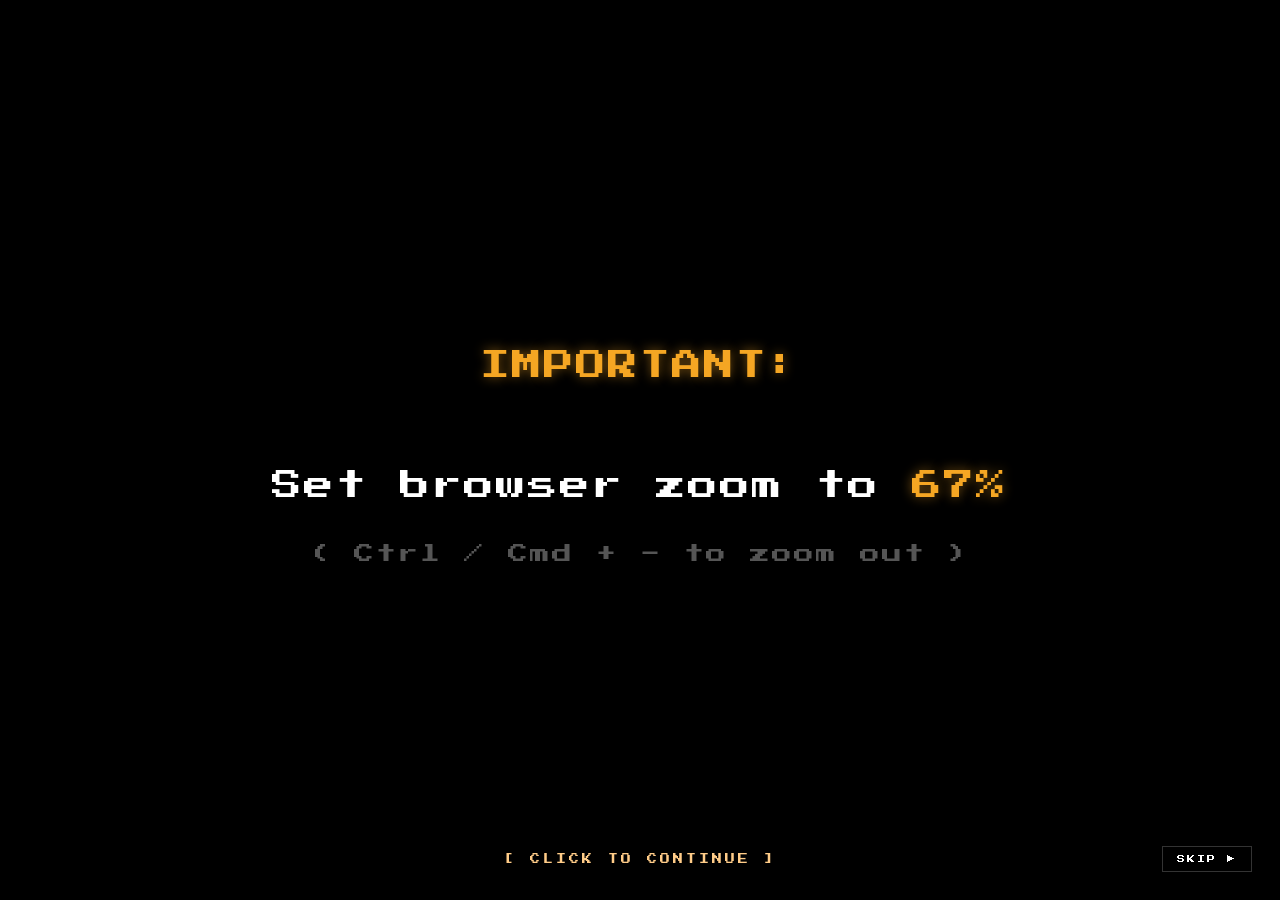
<file: index.html>
<!DOCTYPE html>
<html lang="en">
<head>
  <meta charset="UTF-8">
  <meta name="viewport" content="width=device-width, initial-scale=1.0">
  <title>BETTER THAN YESTERDAY</title>
  <link href="https://fonts.googleapis.com/css2?family=Press+Start+2P&display=swap" rel="stylesheet">
  <style>
    * { margin: 0; padding: 0; box-sizing: border-box; }

    body {
      background: #000;
      font-family: 'Press Start 2P', monospace;
      height: 100vh;
      overflow: hidden;
      cursor: pointer;
    }

    #splash-container {
      position: relative;
      width: 100vw;
      height: 100vh;
      background: #000;
      display: flex;
      align-items: center;
      justify-content: center;
    }

    .splash-card {
      position: absolute;
      inset: 0;
      display: flex;
      flex-direction: column;
      align-items: center;
      justify-content: center;
      gap: 20px;
      opacity: 0;
      transition: opacity 0.6s ease;
      text-align: center;
      padding: 60px 80px;
    }

    .splash-card.active { opacity: 1; }

    .manifesto-card {
      background: #000;
      flex-direction: column;
      justify-content: center;
      gap: 28px;
      padding: 60px 120px;
    }

    .manifesto-quote {
      font-size: 18px;
      color: #888;
      line-height: 2.2;
      letter-spacing: 1px;
      font-style: italic;
    }

    .manifesto-quote .attribution {
      display: block;
      margin-top: 12px;
      color: #555;
      font-size: 10px;
      letter-spacing: 2px;
      font-style: normal;
    }

    .manifesto-body {
      font-size: 14px;
      color: #ccc;
      line-height: 2.4;
      letter-spacing: 1px;
      max-width: 1100px;
      text-align: left;
    }

    .manifesto-body .highlight { color: #f5a623; }

    .manifesto-body .citation {
      color: #555;
      font-size: 11px;
    }

    .manifesto-divider {
      width: 60px;
      height: 1px;
      background: #333;
    }

    .manifesto-big {
      font-size: 20px;
      color: #fff;
      line-height: 2;
      letter-spacing: 2px;
    }

    .manifesto-big .gold {
      color: #f5a623;
      text-shadow: 0 0 12px rgba(245,166,35,0.5);
    }

    .inspired-by {
      font-size: 11px;
      color: #666;
      letter-spacing: 5px;
    }

    .game-title {
      font-size: 32px;
      color: #fff;
      letter-spacing: 4px;
      text-shadow:
        0 0 10px rgba(255,140,0,0.6),
        3px 3px 0 #000;
    }

    .game-year {
      font-size: 9px;
      color: #444;
      letter-spacing: 3px;
    }

    .pixel-line {
      width: 80px;
      height: 2px;
      background: #333;
    }

    #click-prompt {
      position: fixed;
      bottom: 36px;
      left: 50%;
      transform: translateX(-50%);
      pointer-events: none;
      font-size: 10px;
      color: #ffcc88;
      letter-spacing: 3px;
      animation: blink 1.2s step-end infinite;
      white-space: nowrap;
      z-index: 10;
      opacity: 0;
      transition: opacity 0.5s ease;
    }

    #click-prompt.visible { opacity: 1; }

    #title-screen {
      position: absolute;
      inset: 0;
      background-image: url('images/backgrounds/homeScreen.jpg');
      background-size: cover;
      background-position: center;
      opacity: 0;
      transition: opacity 1s ease;
      display: flex;
      flex-direction: column;
      align-items: center;
      justify-content: flex-start;
      padding-top: 80px;
      pointer-events: none;
    }

    #title-screen::before {
      content: '';
      position: absolute;
      inset: 0;
      background: rgba(0,0,0,0.22);
    }

    #title-screen.active {
      opacity: 1;
      pointer-events: all;
    }

    .title-content {
      position: relative;
      z-index: 2;
      text-align: center;
      display: flex;
      flex-direction: column;
      align-items: center;
      gap: 16px;
    }

    .main-title {
      font-size: 72px;
      line-height: 1.15;
      letter-spacing: 6px;
      color: #fff;
      text-shadow:
        0 0 8px #ff8000,
        0 0 24px #ff6000,
        4px 4px 0 #000,
        -2px -2px 0 #000,
        2px -2px 0 #000,
        -2px 2px 0 #000;
    }

    .main-title span {
      color: #ff8c00;
      text-shadow:
        0 0 8px #ff4000,
        0 0 30px #ff2000,
        4px 4px 0 #000,
        -2px -2px 0 #000,
        2px -2px 0 #000,
        -2px 2px 0 #000;
    }

    .title-divider {
      width: 180px;
      height: 3px;
      background: linear-gradient(90deg, transparent, #ff8000, transparent);
      opacity: 0.8;
    }

    .press-start {
      position: fixed;
      bottom: 40px;
      left: 50%;
      transform: translateX(-50%);
      font-size: 11px;
      color: #ffcc88;
      letter-spacing: 3px;
      animation: blink 1.1s step-end infinite;
      text-shadow: 0 0 8px #ff8000;
      white-space: nowrap;
      z-index: 10;
      opacity: 0;
      transition: opacity 0.5s ease;
    }

    .press-start.visible { opacity: 1; }

    @keyframes blink {
      0%, 100% { opacity: 1; }
      50% { opacity: 0; }
    }

    #skip-btn {
      position: fixed;
      bottom: 28px;
      right: 28px;
      font-family: 'Press Start 2P', monospace;
      font-size: 8px;
      color: #fff;
      background: none;
      border: 1px solid #333;
      padding: 8px 14px;
      cursor: pointer;
      transition: color 0.2s, border-color 0.2s;
      z-index: 100;
      letter-spacing: 2px;
    }

    #skip-btn:hover { color: #aaa; border-color: #666; }
  </style>
</head>
<body>

<!-- MUSIC -->
<audio id="bgm" loop>
  <source src="audio/Jimmy_Fontanez_Dub_Hub.mp3" type="audio/mpeg">
</audio>

<div id="splash-container" onclick="handleClick()">

  <!-- PHASE 1: MANIFESTO -->

  <div class="splash-card manifesto-card active" id="card-m-1">
    <p class="manifesto-big" style="color:#fff;font-size:30px;"><span class="gold">IMPORTANT:</span><br><br>Set browser zoom to <span class="gold">67%</span></p>
    <p style="font-size:20px;color:#555;letter-spacing:2px;">( Ctrl / Cmd + - to zoom out )</p>
  </div>

    <div class="splash-card manifesto-card" id="card-m0">
    <p class="manifesto-quote">
      "Find a job you enjoy doing, and you will never have to work a day in your life."
      <span class="attribution">- Mark Twain</span>
    </p>
    <div class="manifesto-divider"></div>
    <p class="manifesto-big">What happens if you don't even enjoy <span class="gold">life?</span></p>
  </div>

  <div class="splash-card manifesto-card" id="card-m1">
    <p class="manifesto-body">
      Reality is broken.<br><br>
      It's depressing, unproductive, disconnected.<br>
      Pointless, isolating, unsustainable.<br><br>
      It offers little feedback, little reward,<br>
      and little reason to try.
      <br><br>
      <span class="citation">(McGonigal, 2011)</span>
    </p>
    <div class="manifesto-divider"></div>
    <p class="manifesto-body">
      Games have always offered an escape from this<br><br>
      A life of <span class="highlight">YOUR</span> choosing,<br>
      where <span class="highlight">YOUR</span> actions visibly matter,<br>
      where <span class="highlight">YOU</span> are part of something greater.<br><br>
      ...
    </p>
  </div>

  <div class="splash-card manifesto-card" id="card-m2" style="display:none"></div>

  <div class="splash-card manifesto-card" id="card-m3">
    <p class="manifesto-big">But what if games could be<br><span class="gold">more than an escape?</span></p>
    <div class="manifesto-divider"></div>
    <p class="manifesto-body">
      What if your everyday actions fed directly into another world giving you immediate feedback, 
      rewarding your effort, making you the hero of your own adventure?<br><br>
      <span class="citation">"they fill our real lives with positive emotions,<br>
      positive activity, positive experiences<br>
      and positive strength."</span>
      <br><br>
      <span class="citation">(McGonigal, 2011)</span>
    </p>
  </div>

  <div class="splash-card manifesto-card" id="card-m4">
    <p class="manifesto-big"><span class="gold">To be better than yesterday.</span></p>
  </div>

  <!-- PHASE 2: INSPIRATION -->

  <div class="splash-card" id="card-i0">
    <p class="inspired-by">Inspired by</p>
    <p class="game-title">ROGUE</p>
    <div class="pixel-line"></div>
    <p class="game-year">1980</p>
  </div>

  <div class="splash-card" id="card-i1">
    <p class="inspired-by">Inspired by</p>
    <p class="game-title">SLAY THE SPIRE</p>
    <div class="pixel-line"></div>
    <p class="game-year">2019</p>
  </div>

  <div class="splash-card" id="card-i2">
    <p class="inspired-by">Inspired by</p>
    <p class="game-title">HABITICA</p>
    <div class="pixel-line"></div>
    <p class="game-year">2013</p>
  </div>

  <!-- TITLE SCREEN -->
  <div id="title-screen">
    <div class="title-content">
      <div class="title-divider"></div>
      <h1 class="main-title">BETTER THAN<br><span>YESTERDAY</span></h1>
      <div class="title-divider"></div>
      <p style="font-size:15px;color:#ffcc88;letter-spacing:4px;margin-top:80px;">Made by He Zhe Zeng | 1425871</p>
    </div>
  </div>

</div>

<p id="click-prompt">[ CLICK TO CONTINUE ]</p>
<p class="press-start" id="press-start" style="display:none">[ CLICK ANYWHERE TO BEGIN ]</p>
<button id="skip-btn" onclick="event.stopPropagation(); skipToTitle()">SKIP ▶</button>

<script>
  const manifestoCards = ['card-m-1','card-m0','card-m1','card-m3','card-m4'];
  const inspirationCards = ['card-i0','card-i1','card-i2'];

  let phase = 'manifesto';
  let manifestoIndex = 0;
  let inspirationIndex = 0;
  let autoTimer;

  const bgm = document.getElementById('bgm');
  bgm.volume = 0.5;

  // Music on first click
  let musicStarted = false;
  function tryStartMusic() {
    if (!musicStarted) {
      bgm.play().catch(() => {});
      musicStarted = true;
    }
  }

  // Save timestamp so other pages can resume seamlessly
  function saveAudioTime() {
    localStorage.setItem('dubhub_time', bgm.currentTime);
  }

  function showCard(id) {
    [...manifestoCards, ...inspirationCards].forEach(cid => {
      document.getElementById(cid).classList.remove('active');
    });
    document.getElementById(id).classList.add('active');
  }

  function startManifesto() {
    phase = 'manifesto';
    manifestoIndex = 0;
    showCard(manifestoCards[0]);
    document.getElementById('click-prompt').classList.add('visible');
  }

  function startInspiration() {
    phase = 'inspiration';
    inspirationIndex = 0;
    document.getElementById('click-prompt').classList.remove('visible');
    showCard(inspirationCards[0]);
    autoTimer = setTimeout(nextInspiration, 2200);
  }

  function nextInspiration() {
    inspirationIndex++;
    if (inspirationIndex < inspirationCards.length) {
      showCard(inspirationCards[inspirationIndex]);
      autoTimer = setTimeout(nextInspiration, 2200);
    } else {
      showTitle();
    }
  }

  function showTitle() {
    phase = 'title';
    [...manifestoCards, ...inspirationCards].forEach(cid => {
      document.getElementById(cid).classList.remove('active');
    });
    document.getElementById('title-screen').classList.add('active');
    document.getElementById('skip-btn').style.display = 'none';
    document.getElementById('click-prompt').classList.remove('visible');
    document.getElementById('click-prompt').style.display = 'none'; 
    setTimeout(() => {
      document.getElementById('press-start').style.display = 'block';
      setTimeout(() => { document.getElementById('press-start').classList.add('visible'); }, 50);
    }, 800);
  }

  function handleClick() {
    if (phase === 'title') {
      saveAudioTime();
      window.location.href = 'character.html';
      return;
    }
    if (phase === 'manifesto') {
      // If we're on the LAST manifesto card, start music now before transitioning
      if (manifestoIndex === manifestoCards.length - 1) {
        bgm.play().catch(() => {});
      }
      manifestoIndex++;
      if (manifestoIndex < manifestoCards.length) {
        showCard(manifestoCards[manifestoIndex]);
      } else {
        startInspiration();
      }
      return;
    }
    if (phase === 'inspiration') {
      clearTimeout(autoTimer);
      showTitle();
    }
  }

  function skipToTitle() {
    clearTimeout(autoTimer);
    showTitle();
  }

  startManifesto();
</script>

</body>
</html>
</file>
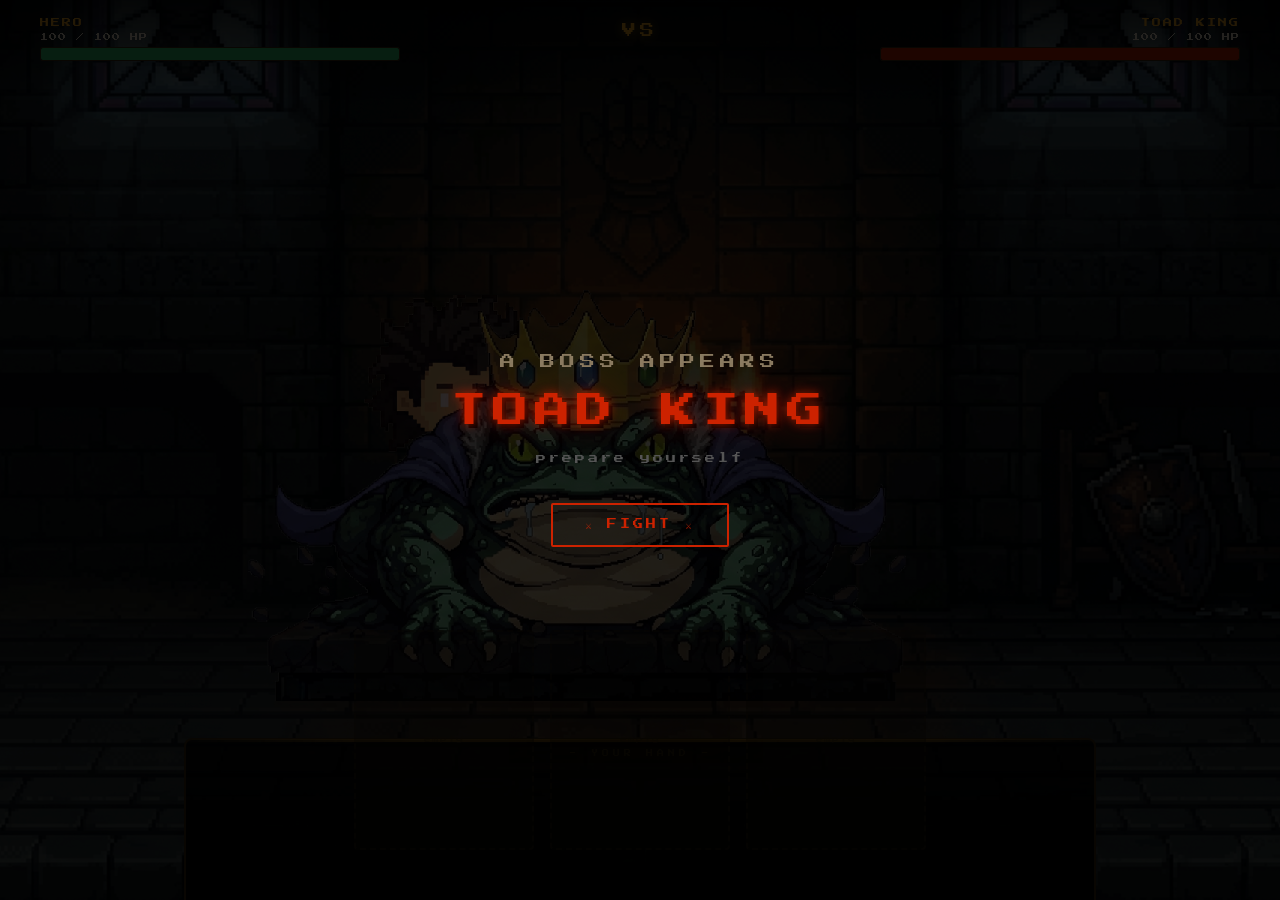
<file: boss.html>
<!DOCTYPE html>
<html lang="en">
<head>
  <meta charset="UTF-8">
  <meta name="viewport" content="width=device-width, initial-scale=1.0">
  <title>BETTER THAN YESTERDAY – Boss Fight</title>
  <link href="https://fonts.googleapis.com/css2?family=Press+Start+2P&display=swap" rel="stylesheet">
  <link rel="stylesheet" href="style.css">
  <style>

    * { margin: 0; padding: 0; box-sizing: border-box; }

    body {
      background-image: url('images/backgrounds/bossRoom.jpg');
      background-size: cover;
      background-position: center;
      height: 100vh;
      overflow: hidden;
      font-family: 'Press Start 2P', monospace;
    }

    /* Subtle dark overlay over the room */
    body::before {
      content: '';
      position: fixed;
      inset: 0;
      background: rgba(0, 0, 0, 0.28);
      z-index: 0;
      pointer-events: none;
    }

    /* HP BARS */
    #hud {
      position: fixed;
      top: 0;
      left: 0;
      right: 0;
      z-index: 10;
      display: flex;
      align-items: flex-start;
      justify-content: space-between;
      padding: 18px 40px;
      gap: 40px;
      background: linear-gradient(to bottom, rgba(0,0,0,0.72) 0%, transparent 100%);
    }

    .hud-side {
      display: flex;
      flex-direction: column;
      gap: 6px;
      flex: 1;
      max-width: 360px;
    }

    .hud-side.right { align-items: flex-end; }

    .hud-name {
      font-size: 9px;
      letter-spacing: 2px;
      color: #f5a623;
    }

    .hud-hp-text {
      font-size: 8px;
      color: #f0e6d0;
      letter-spacing: 1px;
    }

    .hud-bar-wrap {
      width: 100%;
      height: 14px;
      background: #1a0a0a;
      border: 1px solid #3a2a10;
      border-radius: 2px;
      overflow: hidden;
    }

    .hud-bar-fill {
      height: 100%;
      transition: width 0.5s ease;
      border-radius: 2px;
    }

    .hud-bar-fill.player { background: #2ecc71; }
    .hud-bar-fill.boss   { background: #cc2200; }

    /* Shield */
    .hud-block {
      font-size: 8px;
      color: #88ccff;
      letter-spacing: 1px;
      min-height: 14px;
    }

    /* VS badge */
    .hud-vs {
      font-size: 14px;
      color: #f5a623;
      letter-spacing: 4px;
      padding-top: 6px;
      text-shadow: 0 0 12px rgba(245,166,35,0.6);
      flex-shrink: 0;
    }

    /* BATTLE LOG */
    #battle-log {
      position: fixed;
      top: 110px;
      left: 50%;
      transform: translateX(-50%);
      z-index: 10;
      background: rgba(10, 8, 5, 0.88);
      border: 2px solid #3a2a10;
      border-radius: 4px;
      padding: 10px 20px;
      font-size: 10px;
      color: #f0e6d0;
      letter-spacing: 1px;
      line-height: 2;
      text-align: center;
      min-width: 380px;
      max-width: 520px;
      min-height: 36px;
      opacity: 0;
      transition: opacity 0.3s ease;
      pointer-events: none;
    }

    #battle-log.visible { opacity: 1; }

    /* PLAYER CHARACTER - left side */
    #player {
      position: fixed;
      left: 300px;
      bottom: 220px;
      z-index: 3;
      width: 300px;
      height: 400px;
      image-rendering: pixelated;
      transform: scaleX(-1);
    }

    #player img {
      position: absolute;
      inset: 0;
      width: 100%;
      height: 100%;
      object-fit: contain;
      image-rendering: pixelated;
    }

    /* Player hit flash */
    @keyframes player-hit {
      0%   { filter: brightness(1); }
      20%  { filter: brightness(3) saturate(0); transform: translateX(-12px); }
      50%  { filter: brightness(1); transform: translateX(0); }
      70%  { filter: brightness(2); transform: translateX(-6px); }
      100% { filter: brightness(1); transform: translateX(0); }
    }

    #player.hit { animation: player-hit 0.5s ease forwards; }

    /* Player attack lunge */
    @keyframes player-attack {
      0%   { transform: translateX(0); }
      40%  { transform: translateX(80px); }
      100% { transform: translateX(0); }
    }

    #player.attacking { animation: player-attack 0.5s ease forwards; }


    /* Player idle bob */
    @keyframes player-bob {
      0%, 100% { transform: scaleX(-1) translateY(0); }
      50%       { transform: scaleX(-1) translateY(-5px); }
    }

    #player.idle-bob { animation: player-bob 3s ease-in-out infinite; }


    /* BOSS - right side 
    All 4 frames stacked, only active one visible */
    #boss-container {
      position: fixed;
      right: -10px;
      bottom: 180px;
      z-index: 3;
      width: 1440px;
      height: 810px; /* 16:9 crop of the 1920x1080 asset */
    }

    .boss-frame {
      position: absolute;
      inset: 0;
      width: 100%;
      height: 100%;
      object-fit: contain;
      image-rendering: pixelated;
      opacity: 0;
      transition: opacity 0.1s ease;
    }

    .boss-frame.active { opacity: 1; }

    /* Boss entrance drop-in */
    @keyframes boss-enter {
      from { transform: translateY(-40px) scale(0.92); opacity: 0; }
      to   { transform: translateY(0)     scale(1);    opacity: 1; }
    }

    #boss-container { animation: boss-enter 0.8s cubic-bezier(0.34,1.56,0.64,1) forwards; }

    /* Boss idle float */
    @keyframes boss-float {
      0%, 100% { transform: translateY(0); }
      50%       { transform: translateY(-10px); }
    }

    #boss-container.idle-float { animation: boss-float 3s ease-in-out infinite; }

    /* CARD TRAY - bottom strip */
    #card-tray {
      position: fixed;
      bottom: 0;
      left: 50%;
      transform: translateX(-50%);
      z-index: 5;
      height: 100px;
      overflow: visible;
      width: fit-content;
      padding: 0 160px 160px;
      background: linear-gradient(
        to top,
        rgba(0, 0, 0, 0.97) 0%,
        rgba(0, 0, 0, 0.95) 60%,
        rgba(0, 0, 0, 0.80) 100%
      );
      border-top: 2px solid #3a2a10;
      border-left: 2px solid #3a2a10;
      border-right: 2px solid #3a2a10;
      border-radius: 8px 8px 0 0;
      display: flex;
      align-items: center;
      justify-content: center;
      gap: 0;
    }

    /* Decorative top edge detail */
    #card-tray::before {
      content: '';
      position: absolute;
      top: -1px;
      left: 0;
      right: 0;
      height: 3px;
      background: linear-gradient(90deg, transparent, #f5a623, #c47d0e, #f5a623, transparent);
      opacity: 0.5;
    }

    /* Tray label */
    #tray-label {
      position: absolute;
      top: 10px;
      left: 50%;
      transform: translateX(-50%);
      font-size: 7px;
      color: #3a2a10;
      letter-spacing: 4px;
      white-space: nowrap;
    }

    /* Card slots */
    .card-slot {
      flex: none;
      width: 180px;
      height: 220px;
      margin: 0 8px;
      border: 2px dashed rgba(58, 42, 16, 0.4);
      border-radius: 4px;
      background: rgba(20, 14, 6, 0.3);
      display: flex;
      align-items: center;
      justify-content: center;
      position: relative;
      transition: border-color 0.2s, background 0.2s, transform 0.15s;
      cursor: default;
    }

    /* Active card slots */
    .card-slot.has-card {
      border: none;
      background: #1a1208;
      cursor: pointer;
      overflow: hidden;
    }

    /* Parchment image as inner background */
    .card-slot.has-card::before {
      content: '';
      position: absolute;
      inset: 4px 0px;
      background-image: url('images/backgrounds/map_parchment_portrait.png');
      background-size: cover;
      background-position: center;
      z-index: 0;
    }

    /* Dark overlay on parchment */
    .card-slot.has-card::after {
      content: '';
      position: absolute;
      inset: 0;
      background: rgba(0,0,0,0.45);
      z-index: 0;
    }

    .card-slot.has-card:hover {
      border-color: #f5a623;
      transform: translateY(-20px) scale(1.4);
      z-index: 10;
    }

    .card-slot.has-card:hover .card-hover-glow {
      opacity: 1;
    }

    .card-hover-glow {
      position: absolute;
      inset: 0;
      border-radius: 4px;
      box-shadow: 0 0 20px rgba(245, 166, 35, 0.5);
      opacity: 0;
      transition: opacity 0.2s;
      pointer-events: none;
      z-index: 3;
    }

    /* Empty slot inner */
    .slot-empty {
      font-size: 7px;
      color: rgba(58, 42, 16, 0.5);
      letter-spacing: 1px;
      text-align: center;
      line-height: 2;
    }

    /* Card content */
    .card-inner {
      width: 100%;
      height: 100%;
      display: flex;
      flex-direction: column;
      align-items: center;
      justify-content: space-between;
      padding: 10px 8px;
      position: relative;
      z-index: 1;
    }

    .card-type-badge { display: none; }

    .card-icon {
      font-size: 36px;
      position: relative;
      z-index: 1;
    }

    .card-title {
      font-size: 7px;
      color: #f0d890;
      text-align: center;
      line-height: 1.8;
      letter-spacing: 0.5px;
      background: rgba(0,0,0,0.45);
      width: 100%;
      padding: 4px 6px;
      border-radius: 2px;
      position: relative;
      z-index: 1;
    }

    .card-desc {
      font-size: 6px;
      color: #c8b080;
      text-align: center;
      line-height: 1.8;
      font-style: italic;
      background: rgba(0,0,0,0.3);
      width: 100%;
      padding: 4px 6px;
      border-radius: 2px;
      position: relative;
      z-index: 1;
    }

    .card-effect {
      font-size: 6px;
      text-align: center;
      line-height: 1.8;
      background: rgba(0,0,0,0.45);
      width: 100%;
      padding: 4px 6px;
      border-radius: 2px;
      position: relative;
      z-index: 1;
    }

    /* BOSS INTRO OVERLAY */
    #boss-intro {
      position: fixed;
      inset: 0;
      z-index: 20;
      background: rgba(0, 0, 0, 0.85);
      display: flex;
      flex-direction: column;
      align-items: center;
      justify-content: center;
      gap: 24px;
      transition: opacity 0.6s ease;
    }

    #boss-intro.hidden {
      opacity: 0;
      pointer-events: none;
    }

    .intro-eyebrow {
      font-size: 15px;
      color: #8a7a60;
      letter-spacing: 5px;
    }

    .intro-name {
      font-size: 36px;
      color: #cc2200;
      letter-spacing: 6px;
      text-shadow:
        0 0 10px rgba(200, 34, 0, 0.8),
        0 0 30px rgba(200, 34, 0, 0.4),
        4px 4px 0 #000;
      animation: intro-pulse 1.2s ease-in-out infinite;
    }

    @keyframes intro-pulse {
      0%, 100% { text-shadow: 0 0 10px rgba(200,34,0,0.8), 4px 4px 0 #000; }
      50%       { text-shadow: 0 0 30px rgba(200,34,0,1), 0 0 60px rgba(200,34,0,0.5), 4px 4px 0 #000; }
    }

    .intro-sub {
      font-size: 10px;
      color: #555;
      letter-spacing: 3px;
    }

    .intro-btn {
      font-family: 'Press Start 2P', monospace;
      font-size: 10px;
      padding: 14px 32px;
      border: 2px solid #cc2200;
      background: transparent;
      color: #cc2200;
      cursor: pointer;
      letter-spacing: 3px;
      border-radius: 2px;
      margin-top: 16px;
      transition: background 0.2s, color 0.2s;
      animation: blink-btn 1s step-end infinite;
    }

    .intro-btn:hover {
      background: #cc2200;
      color: #fff;
      animation: none;
    }

    @keyframes blink-btn {
      0%, 100% { opacity: 1; }
      50%       { opacity: 0.4; }
    }

    /* END FIGHT BUTTON (placeholder for now) */
    /* Removed dev button */
    .dev-removed {
      position: fixed;
      bottom: 230px;
      right: 40px;
      z-index: 10;
      font-family: 'Press Start 2P', monospace;
      font-size: 8px;
      padding: 10px 18px;
      border: 1px solid #3a2a10;
      background: rgba(10,8,5,0.7);
      color: #555;
      cursor: pointer;
      letter-spacing: 1px;
      border-radius: 2px;
      transition: all 0.2s;
      display: none;
    }

    #end-btn:hover { border-color: #f5a623; color: #f5a623; }

  </style>
</head>
<body>

<!-- MUSIC -->
<audio id="bgm" loop>
  <source src="audio/Density_Time_MAZE.mp3" type="audio/mpeg">
</audio>


  <!-- BOSS INTRO OVERLAY -->
  <div id="boss-intro">
    <p class="intro-eyebrow">A BOSS APPEARS</p>
    <p class="intro-name" id="intro-name">TOAD KING</p>
    <p class="intro-sub">prepare yourself</p>
    <button class="intro-btn" onclick="startFight()">⚔ FIGHT ⚔</button>
  </div>

  <!-- HUD - HP bars -->
  <div id="hud">

    <!-- Player side -->
    <div class="hud-side left">
      <div class="hud-name" id="player-name">HERO</div>
      <div class="hud-hp-text"><span id="player-hp-text">100</span> / 100 HP</div>
      <div class="hud-bar-wrap">
        <div class="hud-bar-fill player" id="player-bar" style="width:100%"></div>
      </div>
      <div class="hud-block" id="player-block"></div>
    </div>

    <div class="hud-vs">VS</div>

    <!-- Boss side -->
    <div class="hud-side right">
      <div class="hud-name" id="boss-name">TOAD KING</div>
      <div class="hud-hp-text"><span id="boss-hp-text">100</span> / 100 HP</div>
      <div class="hud-bar-wrap">
        <div class="hud-bar-fill boss" id="boss-bar" style="width:100%"></div>
      </div>
      <div class="hud-block" id="boss-block"></div>
    </div>

  </div>

  <!-- Battle log -->
  <div id="battle-log"></div>

  <!-- PLAYER CHARACTER - left -->
  <div id="player">
    <img id="p-body"   src="" alt="">
    <img id="p-armour" src="" alt="">
    <img id="p-hair"   src="" alt="">
  </div>

  <!-- BOSS - right -->
  <div id="boss-container">
    <img class="boss-frame active" id="boss-f1" src="" alt="boss idle">
    <img class="boss-frame"        id="boss-f2" src="" alt="boss hit">
    <img class="boss-frame"        id="boss-f3" src="" alt="boss attack">
    <img class="boss-frame"        id="boss-f4" src="" alt="boss dead">
  </div>

  <!-- CARD TRAY - bottom -->
  <div id="card-tray">
    <div id="tray-label">- YOUR HAND -</div>

    <!-- 3 card slots -->
    <div class="card-slot" id="slot-0">
      <div class="slot-empty">empty</div>
    </div>
    <div class="card-slot" id="slot-1">
      <div class="slot-empty">empty</div>
    </div>
    <div class="card-slot" id="slot-2">
      <div class="slot-empty">empty</div>
    </div>

  </div>

<script src="game.js"></script>
<script>

  /* Load state */
  const state      = Game.get();
  const c          = state.character || {};
  const boss       = 'toad';
  const bossMaxHP  = 100;
  const playerMaxHP = 100;

  let playerHP    = state.playerHP ?? 100;
  let bossHP      = state.bossHP   ?? 100;
  let playerBlock  = 0;
  let fightStarted = false;
  let hand         = [];

  /* Boss names */
  const BOSS_NAMES = {
    toad: 'TOAD KING',
  };

  /* Type colours */
  const TYPE_COLOURS = {
    attack: '#cc2200',
    block:  '#2266cc',
    heal:   '#22aa55',
    power:  '#8833cc',
  };

  const TYPE_LABELS = {
    attack: '⚔ ATTACK',
    block:  '🛡 BLOCK',
    heal:   '💚 HEAL',
    power:  '⚡ POWER',
  };

  // Load character sprites
  function loadCharacter() {
    const gender = c.gender || 'male';
    const skin   = ['light','medium','dark'][c.skin ?? 0];
    const hair   = (c.hair   ?? 0) + 1;
    const armour = (c.armour ?? 0) + 1;
    document.getElementById('p-body').src   = `images/characters/${gender}_${skin}.png`;
    document.getElementById('p-armour').src = `images/characters/armour_${armour}.png`;
    document.getElementById('p-hair').src   = `images/characters/hair_${hair}.png`;
    document.getElementById('player-name').textContent = (c.name || 'HERO').toUpperCase();
  }

  // Load boss sprites
  function loadBoss() {
    const b = boss;
    document.getElementById('boss-f1').src = `images/bosses/${b}_1.png`;
    document.getElementById('boss-f2').src = `images/bosses/${b}_2.png`;
    document.getElementById('boss-f3').src = `images/bosses/${b}_3.png`;
    document.getElementById('boss-f4').src = `images/bosses/${b}_4.png`;
    const name = BOSS_NAMES[b] || 'THE BOSS';
    document.getElementById('intro-name').textContent = name;
    document.getElementById('boss-name').textContent  = name;
  }

  // Boss frame switcher
  function setBossFrame(n) {
    document.querySelectorAll('.boss-frame').forEach(f => f.classList.remove('active'));
    document.getElementById('boss-f' + n).classList.add('active');
  }

  function bossAnim(frame, durationMs, thenIdle = true) {
    const container = document.getElementById('boss-container');
    container.classList.remove('idle-float');
    setBossFrame(frame);
    setTimeout(() => {
      if (thenIdle) {
        setBossFrame(1);
        container.classList.add('idle-float');
      }
    }, durationMs);
  }

  // Update HUD
  function updateHUD() {
    const pPct = Math.max(0, (playerHP / playerMaxHP) * 100);
    document.getElementById('player-bar').style.width     = pPct + '%';
    document.getElementById('player-hp-text').textContent = Math.max(0, playerHP);
    document.getElementById('player-block').textContent   = playerBlock > 0 ? `🛡 ${playerBlock} BLOCK` : '';

    const bPct = Math.max(0, (bossHP / bossMaxHP) * 100);
    document.getElementById('boss-bar').style.width     = bPct + '%';
    document.getElementById('boss-hp-text').textContent = Math.max(0, bossHP);
  }

  // Battle log
  let logTimer;
  function showLog(text, durationMs = null) {
    const el = document.getElementById('battle-log');
    el.textContent = text;
    el.classList.add('visible');
    clearTimeout(logTimer);
    if (durationMs !== null) {
      logTimer = setTimeout(() => el.classList.remove('visible'), durationMs);
    }
  }

  // Render cards into tray
  function renderHand() {
    // Use in-memory hand, not state.cards
    for (let i = 0; i < 3; i++) {
      const slot = document.getElementById('slot-' + i);
      const card = hand[i];

      if (card) {
        const colour = TYPE_COLOURS[card.type] || '#f5a623';
        const label  = TYPE_LABELS[card.type]  || card.type.toUpperCase();
        slot.className = 'card-slot has-card';
        slot.innerHTML = `
          <div class="card-hover-glow"></div>
          <div class="card-inner">
            <div class="card-icon">${card.emoji}</div>
            <div class="card-title">${card.name}</div>
            <div class="card-desc">${card.flavour}</div>
            <div class="card-effect" style="color:${colour};">${card.effectText}</div>
          </div>
        `;
        slot.onclick = () => playCard(i);
      } else {
        slot.className = 'card-slot';
        slot.innerHTML = `<div class="slot-empty">empty</div>`;
        slot.onclick = null;
      }
    }
  }

  function playCard(index) {
      if (!fightStarted) return;
      const card = hand[index];
      if (!card) return;

      // Hide the opening message as soon as first card is clicked
      document.getElementById('battle-log').classList.remove('visible');

      // Disable all cards while animation plays
      document.querySelectorAll('.card-slot.has-card').forEach(s => {
        s.style.pointerEvents = 'none';
        s.style.opacity = '0.5';
      });

      let dmg      = (card.effect.damage  || 0);
      let healAmt  = (card.effect.heal    || 0);
      let blockAmt = (card.effect.block   || 0);
      let selfDmg  = (card.effect.selfDmg || 0);

      // Player attack animation
      const playerEl = document.getElementById('player');
      playerEl.classList.add('attacking');
      setTimeout(() => playerEl.classList.remove('attacking'), 600);

      // Step 1 - boss takes hit
      setTimeout(() => {
        if (dmg > 0) {
          bossHP = Math.max(0, bossHP - dmg);
          bossAnim(2, 600);
        }
        if (healAmt > 0) playerHP = Math.min(playerMaxHP, playerHP + healAmt);
        if (blockAmt > 0) playerBlock += blockAmt;
        updateHUD();

        // Step 2 - if attack card, boss retaliates
        if (selfDmg > 0) {
          setTimeout(() => {
            bossAnim(3, 600);
            setTimeout(() => {
              const blocked = Math.min(playerBlock, selfDmg);
              const actual  = Math.max(0, selfDmg - blocked);
              playerBlock   = Math.max(0, playerBlock - selfDmg);
              playerHP      = Math.max(0, playerHP - actual);

              playerEl.classList.add('hit');
              setTimeout(() => playerEl.classList.remove('hit'), 600);

              updateHUD();
              resolveAfterCard(index);
            }, 700);
          }, 800);
        } else {
          resolveAfterCard(index);
        }
      }, 500);
    }

  // Resolve state after a card plays
  function resolveAfterCard(index) {
    hand[index] = null;
    renderHand();

    if (bossHP <= 0) {
      setTimeout(() => endFight('win'), 800);
      return;
    }
    if (playerHP <= 0) {
      setTimeout(() => endFight('loss'), 800);
      return;
    }

    // Check if all cards played - resolve by HP totals
    const hasCards = hand.some(c => c !== null);
    if (!hasCards) {
      setTimeout(() => endFight(bossHP <= 0 ? 'win' : 'loss'), 800);
      return;
    }

    // Re-enable cards for next pick
    setTimeout(() => {
      document.querySelectorAll('.card-slot').forEach(s => {
        s.style.pointerEvents = '';
        s.style.opacity = '';
      });
    }, 600);
  }

  // End fight
  function endFight(outcome) {
    if (outcome === 'win') {
      bossAnim(4, 99999, false);
      document.getElementById('boss-container').classList.remove('idle-float');
    }
    Game.update({ playerHP, bossHP, fightOutcome: outcome });
    setTimeout(() => window.location.href = 'end.html', 1800);
  }

  // Start fight
  function startFight() {
    document.getElementById('boss-intro').classList.add('hidden');
    fightStarted = true;
    hand = [...(state.cards || [])]; // Initialise hand once from state
    document.getElementById('boss-container').classList.add('idle-float');
    document.getElementById('player').classList.add('idle-bob');
    renderHand();
    setTimeout(() => {
      showLog(`${BOSS_NAMES[boss]} looms before you. Click cards to play.`);
    }, 400);
  }

  // Init
  loadCharacter();
  loadBoss();
  updateHUD();

</script>

<script>
  const bgm = document.getElementById('bgm');
  bgm.volume = 0.5;
  bgm.currentTime = 0;
  bgm.play().catch(() => {});
</script>
</body>
</html>
</file>
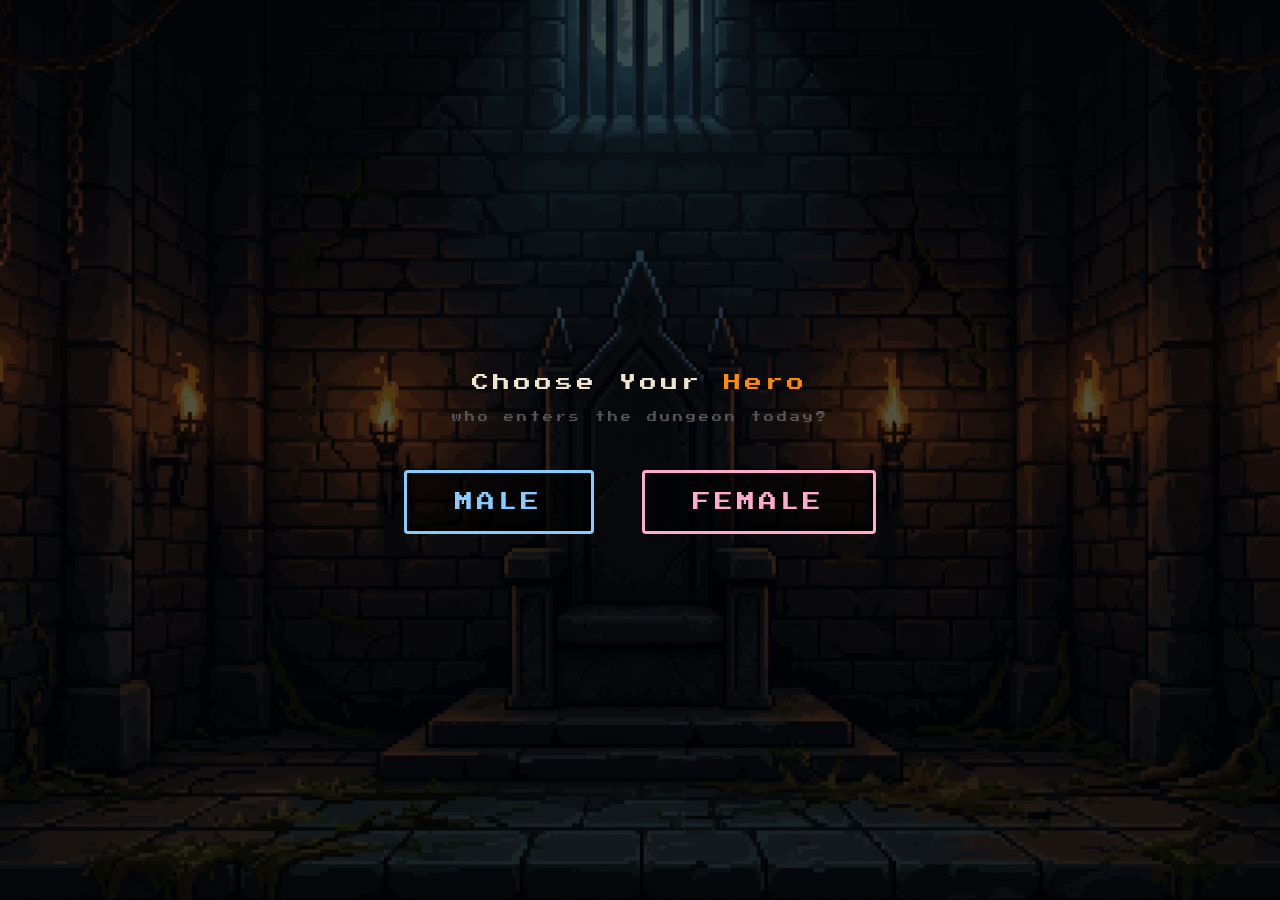
<file: character.html>
<!DOCTYPE html>
<html lang="en">
<head>
  <meta charset="UTF-8">
  <meta name="viewport" content="width=device-width, initial-scale=1.0">
  <title>BETTER THAN YESTERDAY – Create Your Hero</title>
  <link href="https://fonts.googleapis.com/css2?family=Press+Start+2P&display=swap" rel="stylesheet">
  <link rel="stylesheet" href="style.css">
  <style>

    body {
      background-image: url('images/backgrounds/homeScreen.jpg');
      background-size: cover;
      background-position: center;
      height: 100vh;
      overflow: hidden;
      display: flex;
      align-items: center;
      justify-content: center;
      font-family: 'Press Start 2P', monospace;
    }

    body::before {
      content: '';
      position: fixed;
      inset: 0;
      background: rgba(0,0,0,0.68);
      z-index: 0;
    }

    .screen {
      position: fixed;
      inset: 0;
      z-index: 1;
      display: flex;
      align-items: center;
      justify-content: center;
      opacity: 0;
      pointer-events: none;
      transition: opacity 0.5s ease;
    }

    .screen.active {
      opacity: 1;
      pointer-events: all;
    }

    /* GENDER SELECT */
    .gender-container {
      display: flex;
      flex-direction: column;
      align-items: center;
      justify-content: center;
      gap: 48px;
      text-align: center;
    }

    .gender-title {
      font-size: 17px;
      color: #f0e6d0;
      letter-spacing: 4px;
      line-height: 2;
    }

    .gender-title span { color: #ff8c00; }

    .gender-subtitle {
      font-size: 10px;
      color: #555;
      letter-spacing: 3px;
      margin-top: 12px;
    }

    .gender-buttons {
      display: flex;
      gap: 48px;
    }

    .gender-btn {
      font-family: 'Press Start 2P', monospace;
      font-size: 18px;
      letter-spacing: 4px;
      padding: 20px 48px;
      border: 3px solid;
      background: rgba(0,0,0,0.6);
      cursor: pointer;
      transition: all 0.2s;
      border-radius: 4px;
    }

    .gender-btn.male {
      color: #88ccff;
      border-color: #88ccff;
    }

    .gender-btn.male:hover {
      background: rgba(136,204,255,0.15);
      box-shadow: 0 0 20px rgba(136,204,255,0.4);
      transform: scale(1.05);
    }

    .gender-btn.female {
      color: #ffaacc;
      border-color: #ffaacc;
    }

    .gender-btn.female:hover {
      background: rgba(255,170,204,0.15);
      box-shadow: 0 0 20px rgba(255,170,204,0.4);
      transform: scale(1.05);
    }

    /* CREATION */
    .creation-container {
      margin-top: 200px;
      display: flex;
      flex-direction: column;
      align-items: center;
      gap: 20px;
    }

    /* Page title */
    .creation-title {
      font-size: 10px;
      color: #ff8c00;
      letter-spacing: 4px;
    }

    /* Name input */
    .name-input {
      font-family: 'Press Start 2P', monospace;
      font-size: 10px;
      background: rgba(0,0,0,0.7);
      border: 2px solid #3a2a10;
      color: #f0e6d0;
      padding: 12px 20px;
      width: 340px;
      border-radius: 2px;
      letter-spacing: 2px;
      outline: none;
      transition: border-color 0.2s;
      text-align: center;
    }

    .name-input:focus { border-color: #f5a623; }
    .name-input::placeholder { color: #f0e6d0; font-size: 8px; }

    /* Character and arrows layout */
    .char-layout {
      display: flex;
      align-items: center;
      gap: 0;
    }

    /* Arrow column */
    .arrow-col {
      display: flex;
      flex-direction: column;
      gap: 0;
      align-items: center;
    }

    .arrow-zone {
      display: flex;
      flex-direction: column;
      align-items: center;
      justify-content: center;
    }

    /* Hair zone height matches roughly top 33% of character */
    .zone-hair   { height: 187px; }
    .zone-skin   { height: 186px; }
    .zone-armour { height: 187px; }

    .arrow-btn {
      font-family: 'Press Start 2P', monospace;
      font-size: 12px;
      background: rgba(0,0,0,0.6);
      border: 2px solid #3a2a10;
      color: #f5a623;
      width: 36px;
      height: 36px;
      cursor: pointer;
      display: flex;
      align-items: center;
      justify-content: center;
      transition: all 0.15s;
      border-radius: 2px;
    }

    .arrow-btn:hover {
      background: #f5a623;
      color: #000;
      border-color: #f5a623;
    }

    /* Character preview */
    .character-preview {
      position: relative;
      width: 280px;
      height: 560px;
      image-rendering: pixelated;
      flex-shrink: 0;
    }

    .character-preview img {
      position: absolute;
      top: 0;
      left: 0;
      width: 100%;
      height: 100%;
      object-fit: fill;
      image-rendering: pixelated;
    }

    /* Labels column */
    .labels-col {
      display: flex;
      flex-direction: column;
      gap: 0;
      padding-left: 16px;
    }

    .slot-label {
      display: flex;
      flex-direction: column;
      justify-content: center;
      gap: 4px;
    }

    .slot-label .label-name {
      font-size: 7px;
      color: #8a7a60;
      letter-spacing: 2px;
    }

    .slot-label .label-value {
      font-size: 8px;
      color: #f0e6d0;
      letter-spacing: 1px;
      min-width: 120px;
    }

    /* Begin button */
    .confirm-btn {
      font-family: 'Press Start 2P', monospace;
      font-size: 11px;
      padding: 18px 40px;
      border: 2px solid #f5a623;
      background: transparent;
      color: #f5a623;
      cursor: pointer;
      letter-spacing: 3px;
      transition: all 0.2s;
      border-radius: 2px;
      width: 340px;
    }

    .confirm-btn:hover {
      background: #f5a623;
      color: #000;
      box-shadow: 0 0 24px rgba(245,166,35,0.5);
    }

    .confirm-btn:disabled {
      opacity: 0.25;
      cursor: not-allowed;
    }

    .confirm-btn:disabled:hover {
      background: transparent;
      color: #f5a623;
      box-shadow: none;
    }

    /* Back button */
    .back-btn {
      position: fixed;
      top: 24px;
      left: 24px;
      font-family: 'Press Start 2P', monospace;
      font-size: 8px;
      color: #555;
      background: none;
      border: 1px solid #333;
      padding: 8px 14px;
      cursor: pointer;
      letter-spacing: 2px;
      transition: all 0.2s;
      z-index: 10;
      border-radius: 2px;
    }

    .back-btn:hover { color: #aaa; border-color: #666; }

  </style>
</head>
<body>

<!-- MUSIC -->
<audio id="bgm" loop>
  <source src="audio/Jimmy_Fontanez_Dub_Hub.mp3" type="audio/mpeg">
</audio>


  <!-- SCREEN 1: Gender -->
  <div class="screen active" id="screen-gender">
    <div class="gender-container">
      <div>
        <p class="gender-title">Choose Your <span>Hero</span></p>
        <p class="gender-subtitle">who enters the dungeon today?</p>
      </div>
      <div class="gender-buttons">
        <button class="gender-btn male"   onclick="selectGender('male')">MALE</button>
        <button class="gender-btn female" onclick="selectGender('female')">FEMALE</button>
      </div>
    </div>
  </div>

  <!-- SCREEN 2: Creation -->
  <div class="screen" id="screen-creation">

    <button class="back-btn" onclick="goBack()">◀ BACK</button>

    <div class="creation-container">

      <p class="creation-title">- Customise Your Hero -</p>

      <!-- Name -->
      <input
        class="name-input"
        id="hero-name"
        type="text"
        maxlength="12"
        placeholder="Enter your name..."
        oninput="checkReady()"
      >

      <!-- Character + arrows -->
      <div class="char-layout">
        
        <!-- Spacer to balance labels -->
        <div style="width: 80px;"></div>
        <!-- Left arrows -->
        <div class="arrow-col">
          <div class="arrow-zone zone-hair">
            <button class="arrow-btn" onclick="cycle('hair',-1)">◀</button>
          </div>
          <div class="arrow-zone zone-skin">
            <button class="arrow-btn" onclick="cycle('skin',-1)">◀</button>
          </div>
          <div class="arrow-zone zone-armour">
            <button class="arrow-btn" onclick="cycle('armour',-1)">◀</button>
          </div>
        </div>

        <!-- Character preview -->
        <div class="character-preview">
          <img id="layer-body"   src="" alt="">
          <img id="layer-armour" src="" alt="">
          <img id="layer-hair"   src="" alt="">
        </div>

        <!-- Right arrows -->
        <div class="arrow-col">
          <div class="arrow-zone zone-hair">
            <button class="arrow-btn" onclick="cycle('hair',1)">▶</button>
          </div>
          <div class="arrow-zone zone-skin">
            <button class="arrow-btn" onclick="cycle('skin',1)">▶</button>
          </div>
          <div class="arrow-zone zone-armour">
            <button class="arrow-btn" onclick="cycle('armour',1)">▶</button>
          </div>
        </div>

        <!-- Labels -->
        <div class="labels-col">
          <div class="slot-label zone-hair">
            <span class="label-name">HAIR</span>
            <span class="label-value" id="hair-label">STYLE 1</span>
          </div>
          <div class="slot-label zone-skin">
            <span class="label-name">SKIN</span>
            <span class="label-value" id="skin-label">LIGHT</span>
          </div>
          <div class="slot-label zone-armour">
            <span class="label-name">ARMOUR</span>
            <span class="label-value" id="armour-label">LIGHT</span>
          </div>
        </div>

      </div>

      <!-- Begin button -->
      <button class="confirm-btn" id="confirm-btn" onclick="confirmHero()" disabled>
        ⚔ BEGIN YOUR RUN ⚔
      </button>

    </div>
  </div>

<script src="game.js"></script>
<script>

  let gender      = 'male';
  let skinIndex   = 0;
  let hairIndex   = 0;
  let armourIndex = 0;

  const skinNames   = ['LIGHT','MEDIUM','DARK'];
  const hairNames   = ['STYLE 1','STYLE 2','STYLE 3'];
  const armourNames = ['LIGHT','RED HEAVY','BLUE HEAVY'];

  function selectGender(g) {
    gender = g;
    skinIndex = hairIndex = armourIndex = 0;
    updateCharacter();
    document.getElementById('screen-gender').classList.remove('active');
    setTimeout(() => document.getElementById('screen-creation').classList.add('active'), 300);
  }

  function goBack() {
    document.getElementById('screen-creation').classList.remove('active');
    setTimeout(() => document.getElementById('screen-gender').classList.add('active'), 300);
  }

  function cycle(slot, dir) {
    if (slot === 'skin') {
      skinIndex = (skinIndex + dir + 3) % 3;
      document.getElementById('skin-label').textContent = skinNames[skinIndex];
    } else if (slot === 'hair') {
      hairIndex = (hairIndex + dir + 3) % 3;
      document.getElementById('hair-label').textContent = hairNames[hairIndex];
    } else if (slot === 'armour') {
      armourIndex = (armourIndex + dir + 3) % 3;
      document.getElementById('armour-label').textContent = armourNames[armourIndex];
    }
    updateCharacter();
  }

  function updateCharacter() {
    const skin = ['light','medium','dark'][skinIndex];
    document.getElementById('layer-body').src   = `images/characters/${gender}_${skin}.png`;
    document.getElementById('layer-hair').src   = `images/characters/hair_${hairIndex + 1}.png`;
    document.getElementById('layer-armour').src = `images/characters/armour_${armourIndex + 1}.png`;
  }

  function checkReady() {
    const name = document.getElementById('hero-name').value.trim();
    document.getElementById('confirm-btn').disabled = name.length === 0;
  }

  function confirmHero() {
    const name = document.getElementById('hero-name').value.trim();
    if (!name) return;
    const state = Game.init();
    state.character = { gender, skin: skinIndex, hair: hairIndex, armour: armourIndex, name };
    Game.save(state);
    window.location.href = 'home.html';
  }

  updateCharacter();

</script>

<script>
  const bgm = document.getElementById('bgm');
  bgm.volume = 0.5;
  const savedTime = parseFloat(localStorage.getItem('dubhub_time') || '0');
  bgm.currentTime = savedTime;
  bgm.play().catch(() => {});
  window.addEventListener('beforeunload', () => {
    localStorage.setItem('dubhub_time', bgm.currentTime);
  });
</script>
</body>
</html>
</file>
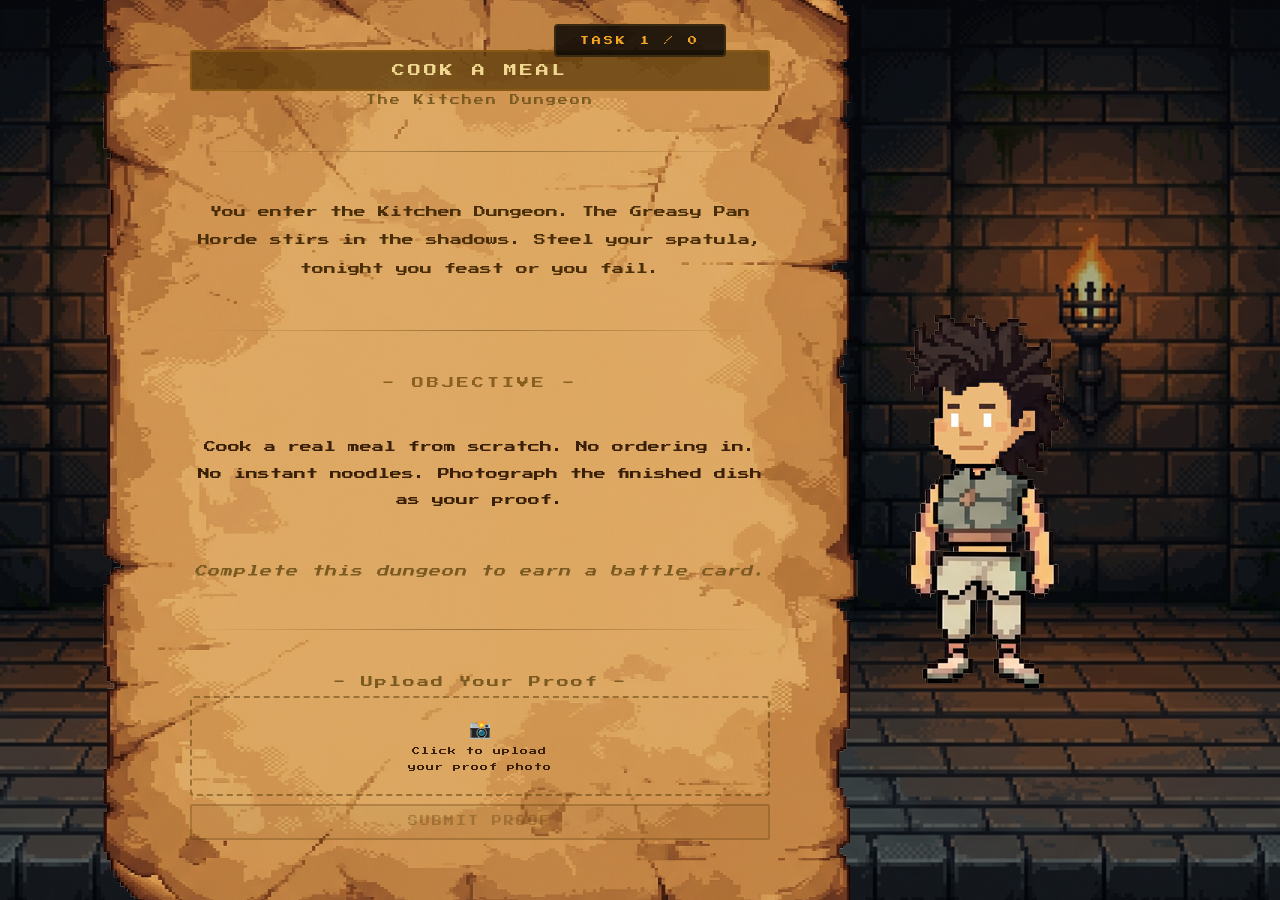
<file: task.html>
<!DOCTYPE html>
<html lang="en">
<head>
  <meta charset="UTF-8">
  <meta name="viewport" content="width=device-width, initial-scale=1.0">
  <title>BETTER THAN YESTERDAY – Task</title>
  <link href="https://fonts.googleapis.com/css2?family=Press+Start+2P&display=swap" rel="stylesheet">
  <link rel="stylesheet" href="style.css">
  <style>

    * { margin: 0; padding: 0; box-sizing: border-box; }

    body {
      background-image: url('images/backgrounds/taskScreen.jpg');
      background-size: cover;
      background-position: center;
      height: 100vh;
      overflow: hidden;
      font-family: 'Press Start 2P', monospace;
    }

    body::before {
      content: '';
      position: fixed;
      inset: 0;
      background: rgba(0, 0, 0, 0.35);
      z-index: 0;
    }

    /* PARCHMENT - starts small on wall */
    #parchment-container {
      position: fixed;
      /* Small position on the left wall */
      left: 30.6%;
      top: 48%;
      transform: translateY(-50%) scale(0.15);
      transform-origin: left center;
      z-index: 2;
      transition: all 0.6s cubic-bezier(0.34, 1.56, 0.64, 1);
      cursor: pointer;
      filter: brightness(0.7)
    }

    #parchment-container.zoomed {
      left: 7%;
      top: 50%;
      transform: translateY(-50%) scale(1);
      transform-origin: left center;
      cursor: default;
      filter: brightness(1);
    }

    .parchment-wrap {
      position: relative;
      width: 780px;
      height: 980px;
    }

    .parchment-img {
      position: absolute;
      inset: 0;
      width: 100%;
      height: 100%;
      object-fit: fill;
      image-rendering: pixelated;
    }

    /* Content on parchment */
    .parchment-content {
      position: absolute;
      inset: 0;
      display: flex;
      flex-direction: column;
      align-items: center;
      justify-content: space-between;
      padding: 90px 100px 100px;
      z-index: 1;
      opacity: 0;
      transition: opacity 0.4s ease 0.3s;
      pointer-events: none;
      gap: 14px;
    }

    #parchment-container.zoomed .parchment-content {
      opacity: 1;
      pointer-events: all;
    }

    /* Header */
    .task-banner {
      background: rgba(90, 58, 10, 0.75);
      border: 2px solid rgba(140, 90, 20, 0.8);
      border-radius: 3px;
      padding: 12px 16px;
      font-size: 13px;
      color: #f0d890;
      letter-spacing: 3px;
      text-align: center;
      width: 100%;
    }

    .task-dungeon {
      font-size: 10px;
      color: #7a5a20;
      letter-spacing: 2px;
      text-align: center;
      margin-top: 4px;
    }

    /* Divider */
    .parchment-divider {
      width: 100%;
      height: 1px;
      background: linear-gradient(90deg, transparent, rgba(90,58,10,0.5), transparent);
      flex-shrink: 0;
    }

    /* Flavour intro */
    .task-flavour {
      font-size: 12px;
      color: #4a2e08;
      line-height: 2.4;
      text-align: center;
      padding: 0 6px;
      flex-shrink: 0;
    }

    /* Objective section */
    .task-section-label {
      font-size: 12px;
      color: #8a6020;
      letter-spacing: 3px;
      text-align: center;
      width: 100%;
    }

    .task-objective {
      font-size: 12px;
      color: #3a2008;
      line-height: 2.2;
      text-align: center;
      padding: 0 6px;
      flex-shrink: 0;
    }

    /* Reward hint */
    .task-reward-hint {
      font-size: 12px;
      color: #7a5a20;
      letter-spacing: 1px;
      text-align: center;
      font-style: italic;
      line-height: 2;
    }

    /* Upload section */
    .upload-section {
      width: 100%;
      display: flex;
      flex-direction: column;
      align-items: center;
      gap: 8px;
    }

    .upload-label {
      font-size: 12px;
      color: #7a5a20;
      letter-spacing: 2px;
    }

    .upload-box {
      width: 100%;
      height: 100px;
      border: 2px dashed rgba(90, 58, 10, 0.5);
      border-radius: 4px;
      display: flex;
      align-items: center;
      justify-content: center;
      cursor: pointer;
      transition: border-color 0.2s, background 0.2s;
      background: rgba(200, 160, 80, 0.1);
      position: relative;
      overflow: hidden;
    }

    .upload-box:hover {
      border-color: rgba(90, 58, 10, 0.8);
      background: rgba(200, 160, 80, 0.2);
    }

    .upload-box input[type="file"] {
      position: absolute;
      inset: 0;
      opacity: 0;
      cursor: pointer;
    }

    .upload-box-inner {
      display: flex;
      flex-direction: column;
      align-items: center;
      pointer-events: none;
      gap: 4px;
    }

    .upload-icon { font-size: 18px; }

    .upload-text {
      font-size: 8px;
      color: #3a2008;
      letter-spacing: 1px;
      text-align: center;
      line-height: 2;
    }

    .upload-preview {
      position: absolute;
      inset: 0;
      width: 100%;
      height: 100%;
      object-fit: cover;
      display: none;
    }

    .submit-btn {
      font-family: 'Press Start 2P', monospace;
      font-size: 10px;
      padding: 10px 20px;
      border: 2px solid rgba(90, 58, 10, 0.8);
      background: rgba(90, 58, 10, 0.2);
      color: #5a3a0a;
      cursor: pointer;
      letter-spacing: 2px;
      border-radius: 2px;
      transition: background 0.2s, color 0.2s;
      width: 100%;
      opacity: 0.4;
      pointer-events: none;
    }

    .submit-btn.ready { opacity: 1; pointer-events: all; }
    .submit-btn.ready:hover { background: rgba(90,58,10,0.6); color: #f0d890; }

    /* PRESS E PROMPT */
    #interact-prompt {
      position: fixed;
      bottom: 180px;
      left: 33.5%;
      transform: translateX(-50%);
      z-index: 5;
      background: rgba(10, 8, 5, 0.88);
      border: 2px solid #f5a623;
      border-radius: 4px;
      padding: 10px 20px;
      font-size: 8px;
      color: #f5a623;
      letter-spacing: 2px;
      opacity: 0;
      pointer-events: none;
      transition: opacity 0.3s ease;
      white-space: nowrap;
    }

    #interact-prompt.visible { opacity: 1; }

    #move-prompt {
      position: fixed;
      bottom: 180px;
      left: 72%;
      transform: translateX(-50%);
      z-index: 5;
      background: rgba(10, 8, 5, 0.88);
      border: 2px solid #f5a623;
      border-radius: 4px;
      padding: 10px 20px;
      font-size: 8px;
      color: #f5a623;
      letter-spacing: 2px;
      white-space: nowrap;
      animation: blink-prompt 1s step-end infinite;
      transition: opacity 0.5s ease;
    }

    #move-prompt.hide {
      opacity: 0;
      pointer-events: none;
      animation: none;
    }

    @keyframes blink-prompt {
      0%, 100% { opacity: 1; }
      50%       { opacity: 0; }
    }

    /* CHARACTER */
    #character {
      position: fixed;
      bottom: 200px; /* floor level */
      z-index: 3;
      width: 300px;
      height: 400px;
      transition: transform 0.05s linear;
    }

    #character img {
      position: absolute;
      inset: 0;
      width: 100%;
      height: 100%;
      object-fit: contain;
      image-rendering: pixelated;
    }

    #character.flipped img { transform: scaleX(-1); }

    /* subtle bob when moving */
    @keyframes walk-bob {
      0%, 100% { bottom: 200px; }
      50%       { bottom: 204px; }
    }

    #character.walking { animation: walk-bob 0.3s ease-in-out infinite; }

    /* TASK COUNTER */
    .task-counter {
      position: fixed;
      top: 24px;
      left: 50%;
      transform: translateX(-50%);
      z-index: 10;
      background: rgba(10, 8, 5, 0.85);
      border: 2px solid #3a2a10;
      border-radius: 4px;
      padding: 10px 24px;
      font-size: 9px;
      color: #f5a623;
      letter-spacing: 3px;
    }
    /* CARD SELECTION OVERLAY */
    #card-overlay {
      position: fixed;
      inset: 0;
      z-index: 20;
      background: rgba(0, 0, 0, 0.88);
      display: flex;
      flex-direction: column;
      align-items: center;
      justify-content: center;
      gap: 32px;
      opacity: 0;
      pointer-events: none;
      transition: opacity 0.5s ease;
    }

    #card-overlay.visible {
      opacity: 1;
      pointer-events: all;
    }

    .overlay-title {
      font-size: 11px;
      color: #f5a623;
      letter-spacing: 4px;
      text-align: center;
    }

    .overlay-sub {
      font-size: 8px;
      color: #8a7a60;
      letter-spacing: 2px;
      margin-top: -20px;
    }

    .card-choices {
      display: flex;
      gap: 32px;
      align-items: center;
      justify-content: center;
      flex-wrap: wrap;
      max-width: 1200px;
    }

    .choice-card {
      display: flex;
      flex-direction: column;
      align-items: center;
      justify-content: flex-start;
      gap: 40px;
      background: #1a1208;
      border: none;
      border-radius: 6px;
      padding: 10px 8px;
      width: 300px;
      height: 380px;
      cursor: pointer;
      transition: transform 0.2s, box-shadow 0.2s;
      position: relative;
      overflow: hidden;
    }

    /* parchment image as background */
    .choice-card::before {
      content: '';
      position: absolute;
      inset: 8px 0px;
      background-image: url('images/backgrounds/map_parchment_portrait.png');
      background-size: cover;
      background-position: center;
      z-index: 0;
    }

    /* dark overlay */
    .choice-card::after {
      content: '';
      position: absolute;
      inset: 0;
      background: rgba(0,0,0,0.45);
      z-index: 0;
    }

    .choice-card:hover {
      transform: translateY(-10px);
      box-shadow: 0 12px 32px rgba(0,0,0,0.6);
    }

    .choice-card:hover .choice-glow { opacity: 1; }

    .choice-glow {
      position: absolute;
      inset: 0;
      border-radius: 6px;
      box-shadow: 0 0 24px rgba(245,166,35,0.5);
      opacity: 0;
      transition: opacity 0.2s;
      pointer-events: none;
      z-index: 3;
    }

    .choice-card-inner { display: none; }
    .choice-type { display: none; }
    .choice-emoji-box { display: none; }

    .choice-emoji {
      font-size: 52px;
      position: relative;
      z-index: 1;
      padding: 12px 0;
    }

    .choice-name {
      font-size: 13px;
      color: #f0d890;
      text-align: center;
      line-height: 1.8;
      letter-spacing: 0.5px;
      position: relative;
      z-index: 1;
      background: rgba(0,0,0,0.45);
      width: 100%;
      padding: 6px 6px;
      border-radius: 2px;
    }

    .choice-flavour {
      font-size: 8px;
      color: #c8b080;
      text-align: center;
      line-height: 2;
      font-style: italic;
      overflow: hidden;
      display: -webkit-box;
      -webkit-line-clamp: 3;
      -webkit-box-orient: vertical;
      position: relative;
      z-index: 1;
      background: rgba(0,0,0,0.3);
      width: 100%;
      padding: 4px 6px;
      border-radius: 2px;
    }

    .choice-effect {
      font-size: 10px;
      text-align: center;
      line-height: 1.8;
      font-style: normal;
      position: relative;
      z-index: 1;
      background: rgba(0,0,0,0.45);
      width: 100%;
      padding: 6px 6px;
      border-radius: 2px;
    }
  </style>
</head>
<body>

<!-- MUSIC -->
<audio id="bgm" loop>
  <source src="audio/Jeremy_Korpas_Sour_Rock.mp3" type="audio/mpeg">
</audio>


  <!-- Task counter -->
  <div class="task-counter" id="task-counter">TASK 1 / 3</div>

  <!-- Parchment (small on wall, zooms on E) -->
  <div id="parchment-container" class="zoomed">
    <div class="parchment-wrap">
      <img class="parchment-img" src="images/backgrounds/map_parchment_portrait.png" alt="">
      <div class="parchment-content">

        <!-- Header -->
        <div style="width:100%">
          <div class="task-banner" id="task-banner">TASK NAME</div>
          <div class="task-dungeon" id="task-dungeon">Dungeon Name</div>
        </div>

        <div class="parchment-divider"></div>

        <!-- Flavour intro -->
        <div class="task-flavour" id="task-flavour">Flavour text goes here.</div>

        <div class="parchment-divider"></div>

        <!-- Objective -->
        <div class="task-section-label">- OBJECTIVE -</div>
        <div class="task-objective" id="task-objective">Complete your task.</div>

        <!-- Reward hint -->
        <div class="task-reward-hint">Complete this dungeon to earn a battle card.</div>

        <div class="parchment-divider"></div>

        <!-- Upload -->
        <div class="upload-section">
          <div class="upload-label">- Upload Your Proof -</div>
          <div class="upload-box">
            <input type="file" accept="image/*" id="file-input" onchange="handleUpload(this)">
            <img class="upload-preview" id="preview-img" alt="">
            <div class="upload-box-inner">
              <div class="upload-icon">📸</div>
              <div class="upload-text">Click to upload<br>your proof photo</div>
            </div>
          </div>
          <button class="submit-btn" id="submit-btn" onclick="handleSubmit()">
            ⚔ SUBMIT PROOF ⚔
          </button>
        </div>

      </div>
    </div>
  </div>

  <!-- Character (static, right side) -->
  <div id="character" style="
    position: fixed;
    left: 65%;
    bottom: 200px;
    width: 300px;
    height: 400px;
    z-index: 3;
  ">
    <img id="layer-body"   src="" alt="" style="position:absolute;inset:0;width:100%;height:100%;object-fit:contain;image-rendering:pixelated;">
    <img id="layer-armour" src="" alt="" style="position:absolute;inset:0;width:100%;height:100%;object-fit:contain;image-rendering:pixelated;">
    <img id="layer-hair"   src="" alt="" style="position:absolute;inset:0;width:100%;height:100%;object-fit:contain;image-rendering:pixelated;">
  </div>

<script src="game.js"></script>
<script>

  // Task data
  const TASK_DATA = {
    cook:     {
      name: 'Cook a Meal',
      dungeon: 'The Kitchen Dungeon',
      intro: 'You enter the Kitchen Dungeon. The Greasy Pan Horde stirs in the shadows. Steel your spatula, tonight you feast or you fail.',
      objective: 'Cook a real meal from scratch. No ordering in. No instant noodles. Photograph the finished dish as your proof.'
    },
    clean:    {
      name: 'Clean Your Room',
      dungeon: 'The Chamber of Chaos',
      intro: 'The Chamber of Chaos awaits. Clothes on the floor, dust on the shelves, a sock of unknown origin. This is your domain. Reclaim it.',
      objective: 'Clean your room to a state you are not ashamed of. Tidy the floor, the surfaces, the chaos. Photograph the result.'
    },
    exercise: {
      name: 'Exercise',
      dungeon: 'The Training Grounds',
      intro: 'The Training Grounds call your name. Your muscles remember yesterday\'s laziness. Today is different. Today you move.',
      objective: 'Complete a real workout: a run, a session, a class. Anything that counts. Photograph yourself mid-effort or after.'
    },
    study:    {
      name: 'Study',
      dungeon: 'The Library of Unfinished Tasks',
      intro: 'The Library of Unfinished Tasks looms ahead. The cursor blinks. The textbook judges you. Focus is your weapon here.',
      objective: 'Sit down and study. No passive re-reading. Active focus. Photograph your notes, your screen, or your setup as proof.'
    },
    winddown: {
      name: 'Wind-Down',
      dungeon: 'The Scroll of Rest',
      intro: 'The day\'s battles near their end. The Scroll of Rest awaits. Put down the device. Your mind needs silence before the boss arrives.',
      objective: 'Spend at least 20 minutes winding down. No doom scrolling. Read, stretch, breathe. Photograph your wind-down setup.'
    },
  };

  // State
  const state     = Game.get();
  const tasks     = state.selectedTasks || [];
  const taskIndex = state.currentTaskIndex || 0;
  const taskId    = tasks[taskIndex];
  const task      = TASK_DATA[taskId] || TASK_DATA['cook'];
  const c         = state.character || {};


  let uploadedFileName = null;

  function loadCharacter() {
    const gender = c.gender || 'male';
    const skin   = ['light','medium','dark'][c.skin ?? 0];
    const hair   = (c.hair   ?? 0) + 1;
    const armour = (c.armour ?? 0) + 1;
    document.getElementById('layer-body').src   = `images/characters/${gender}_${skin}.png`;
    document.getElementById('layer-armour').src = `images/characters/armour_${armour}.png`;
    document.getElementById('layer-hair').src   = `images/characters/hair_${hair}.png`;
  }



  // Load task text
  function loadTask() {
    document.getElementById('task-banner').textContent    = task.name.toUpperCase();
    document.getElementById('task-dungeon').textContent   = task.dungeon;
    document.getElementById('task-flavour').textContent   = task.intro;
    document.getElementById('task-objective').textContent = task.objective;
    document.getElementById('task-counter').textContent   =
      `TASK ${taskIndex + 1} / ${tasks.length}`;
  }



  // Upload
  function handleUpload(input) {
    const file = input.files[0];
    if (!file) return;

    const reader = new FileReader();
    reader.onload = e => {
      const preview = document.getElementById('preview-img');
      preview.src = e.target.result;
      preview.style.display = 'block';
      document.querySelector('.upload-box-inner').style.opacity = '0';
    };
    reader.readAsDataURL(file);

    document.getElementById('submit-btn').classList.add('ready');
    uploadedFileName = file.name.toLowerCase();
  }

  // Submit
function handleSubmit() {
  if (!uploadedFileName) return;

  const outcome = uploadedFileName.includes('good') ? 'good' : 'bad';
  const completedTasks = state.completedTasks || [];
  completedTasks[taskIndex] = outcome;
  Game.update({ completedTasks });

  // Show card selection overlay with all 3 cards from the pool
  showCardOverlay(taskId, outcome);
}

// Show card selection overlay
function showCardOverlay(taskId, outcome) {
  const pool = CARDS[taskId]?.[outcome] || [];
  const container = document.getElementById('card-choices');
  const TYPE_COLOURS = {
    attack: '#cc2200', block: '#2266cc', heal: '#22aa55', power: '#8833cc'
  };
  const TYPE_LABELS = {
    attack: '⚔ ATTACK', block: '🛡 BLOCK', heal: '💚 HEAL', power: '⚡ POWER'
  };

  container.innerHTML = '';
  pool.forEach(card => {
    const colour = TYPE_COLOURS[card.type] || '#f5a623';
    const label  = TYPE_LABELS[card.type]  || card.type.toUpperCase();
    const el = document.createElement('div');
    el.className = 'choice-card';
    el.innerHTML = `
      <div class="choice-glow"></div>
      <div class="choice-emoji">${card.emoji}</div>
      <div class="choice-name">${card.name}</div>
      <div class="choice-flavour">${card.flavour}</div>
      <div class="choice-effect" style="color:${colour};">${card.effectText}</div>
    `;
    el.onclick = () => pickCard(card);
    container.appendChild(el);
  });

  document.getElementById('card-overlay').classList.add('visible');
}

// Pick a card and continue
function pickCard(card) {
  const cards = state.cards || [];
  cards.push(card);
  Game.update({ currentTaskIndex: taskIndex + 1, cards });
  window.location.href = 'map.html';
}

  // Init
  loadCharacter();
  loadTask();
  positionCharacter();
  gameLoop();

</script>
  <!-- Card selection overlay -->
  <div id="card-overlay">
    <p class="overlay-title">- CHOOSE YOUR REWARD -</p>
    <p class="overlay-sub">pick 1 card to add to your hand</p>
    <div class="card-choices" id="card-choices"></div>
  </div>

<script>
  const bgm = document.getElementById('bgm');
  bgm.volume = 0.5;
  bgm.currentTime = 0;
  bgm.play().catch(() => {});
</script>
</body>
</html>
</file>
<file: style.css>
@import url('https://fonts.googleapis.com/css2?family=Press+Start+2P&display=swap');

* {
  margin: 0;
  padding: 0;
  box-sizing: border-box;
}

:root {
  --gold: #f5a623;
  --dark-gold: #c47d0e;
  --red: #cc2200;
  --dark-red: #8b1500;
  --green: #2ecc71;
  --dark-bg: #0a0a0a;
  --panel-bg: rgba(10, 8, 5, 0.88);
  --border-color: #3a2a10;
  --text-primary: #f0e6d0;
  --text-muted: #8a7a60;
  --font-pixel: 'Press Start 2P', monospace;
}

body {
  background: var(--dark-bg);
  color: var(--text-primary);
  font-family: var(--font-pixel);
  min-height: 100vh;
  overflow-x: hidden;
}

/* Dungeon background */
.dungeon-bg {
  background-image: url('images/backgrounds/corridor.jpg');
  background-size: cover;
  background-position: center;
  position: relative;
  min-height: 100vh;
}

.dungeon-bg::before {
  content: '';
  position: absolute;
  inset: 0;
  background: rgba(0, 0, 0, 0.6);
  pointer-events: none;
}

.dungeon-bg > * {
  position: relative;
  z-index: 1;
}

/* Panels */
.panel {
  background: var(--panel-bg);
  border: 2px solid var(--border-color);
  padding: 24px;
  border-radius: 4px;
}

/* Buttons */
.btn {
  font-family: var(--font-pixel);
  font-size: 10px;
  padding: 12px 24px;
  border: 2px solid var(--gold);
  background: transparent;
  color: var(--gold);
  cursor: pointer;
  letter-spacing: 2px;
  transition: background 0.2s, color 0.2s;
  border-radius: 2px;
}

.btn:hover {
  background: var(--gold);
  color: #000;
}

.btn-red {
  border-color: var(--red);
  color: var(--red);
}

.btn-red:hover {
  background: var(--red);
  color: #fff;
}

.btn-large {
  font-size: 12px;
  padding: 16px 36px;
}

/* Health bars */
.health-bar-wrap {
  width: 100%;
  background: #1a0a0a;
  border: 1px solid #333;
  height: 18px;
  border-radius: 2px;
  overflow: hidden;
}

.health-bar-fill {
  height: 100%;
  background: var(--red);
  transition: width 0.5s ease;
}

.health-bar-fill.player {
  background: var(--green);
}

/* Cards */
.card-item {
  background: #1a1208;
  border: 2px solid var(--border-color);
  padding: 16px;
  border-radius: 4px;
  cursor: pointer;
  transition: border-color 0.2s, transform 0.1s;
  text-align: center;
}

.card-item:hover {
  border-color: var(--gold);
  transform: translateY(-4px);
}

.card-item.selected {
  border-color: var(--gold);
  background: #2a1e08;
}

.card-item.disabled {
  opacity: 0.4;
  cursor: not-allowed;
  transform: none;
}

.card-type {
  font-size: 8px;
  color: var(--text-muted);
  letter-spacing: 2px;
  margin-bottom: 8px;
}

.card-name {
  font-size: 10px;
  color: var(--gold);
  margin-bottom: 10px;
  line-height: 1.6;
}

.card-flavour {
  font-size: 8px;
  color: #aaa;
  font-style: italic;
  line-height: 1.8;
  margin-bottom: 10px;
}

.card-effect {
  font-size: 8px;
  color: var(--text-primary);
  line-height: 1.8;
}

/* Bela message box */
.bela-box {
  display: flex;
  align-items: flex-start;
  gap: 16px;
  background: var(--panel-bg);
  border: 2px solid var(--border-color);
  padding: 20px;
  border-radius: 4px;
  max-width: 600px;
  margin: 0 auto;
}

.bela-avatar {
  width: 56px;
  height: 56px;
  border: 2px solid var(--gold);
  border-radius: 4px;
  flex-shrink: 0;
  object-fit: cover;
}

.bela-name {
  font-size: 9px;
  color: var(--gold);
  margin-bottom: 8px;
}

.bela-text {
  font-size: 9px;
  line-height: 2;
  color: var(--text-primary);
  min-height: 40px;
}

.bela-continue {
  font-size: 8px;
  color: var(--text-muted);
  margin-top: 10px;
  animation: blink 1s step-end infinite;
}

@keyframes blink {
  0%, 100% { opacity: 1; }
  50% { opacity: 0; }
}

/* Character display */
.character-display {
  position: relative;
  width: 120px;
  height: 180px;
  margin: 0 auto;
}

.character-display img {
  position: absolute;
  top: 0;
  left: 0;
  width: 100%;
  height: 100%;
  object-fit: contain;
  image-rendering: pixelated;
}

/* Slot selector */
.slot-selector {
  display: flex;
  align-items: center;
  gap: 12px;
  justify-content: center;
  margin: 8px 0;
}

.slot-arrow {
  font-family: var(--font-pixel);
  font-size: 14px;
  background: none;
  border: 1px solid var(--border-color);
  color: var(--gold);
  width: 28px;
  height: 28px;
  cursor: pointer;
  display: flex;
  align-items: center;
  justify-content: center;
  transition: background 0.15s;
}

.slot-arrow:hover {
  background: var(--gold);
  color: #000;
}

.slot-label {
  font-size: 8px;
  color: var(--text-muted);
  min-width: 80px;
  text-align: center;
}

/* Task checklist */
.task-grid {
  display: grid;
  grid-template-columns: 1fr 1fr;
  gap: 10px;
  margin: 16px 0;
}

.task-option {
  display: flex;
  align-items: center;
  gap: 10px;
  background: #1a1208;
  border: 2px solid var(--border-color);
  padding: 12px;
  cursor: pointer;
  border-radius: 2px;
  transition: border-color 0.2s;
  font-size: 8px;
  color: var(--text-primary);
  letter-spacing: 1px;
}

.task-option:hover {
  border-color: var(--gold);
}

.task-option.selected {
  border-color: var(--gold);
  background: #2a1e08;
}

.task-option.selected .task-checkbox {
  background: var(--gold);
  border-color: var(--gold);
}

.task-checkbox {
  width: 14px;
  height: 14px;
  border: 2px solid var(--border-color);
  flex-shrink: 0;
  transition: background 0.2s;
}

/* Section title */
.section-title {
  font-size: 10px;
  color: var(--gold);
  letter-spacing: 3px;
  text-align: center;
  margin-bottom: 16px;
}

.section-divider {
  width: 100%;
  height: 1px;
  background: var(--border-color);
  margin: 20px 0;
}

/* Utility */
.text-center { text-align: center; }
.text-gold { color: var(--gold); }
.text-muted { color: var(--text-muted); }
.text-red { color: var(--red); }
.text-green { color: var(--green); }
.mt-8 { margin-top: 8px; }
.mt-16 { margin-top: 16px; }
.mt-24 { margin-top: 24px; }
.mb-8 { margin-bottom: 8px; }
.mb-16 { margin-bottom: 16px; }
</file>
